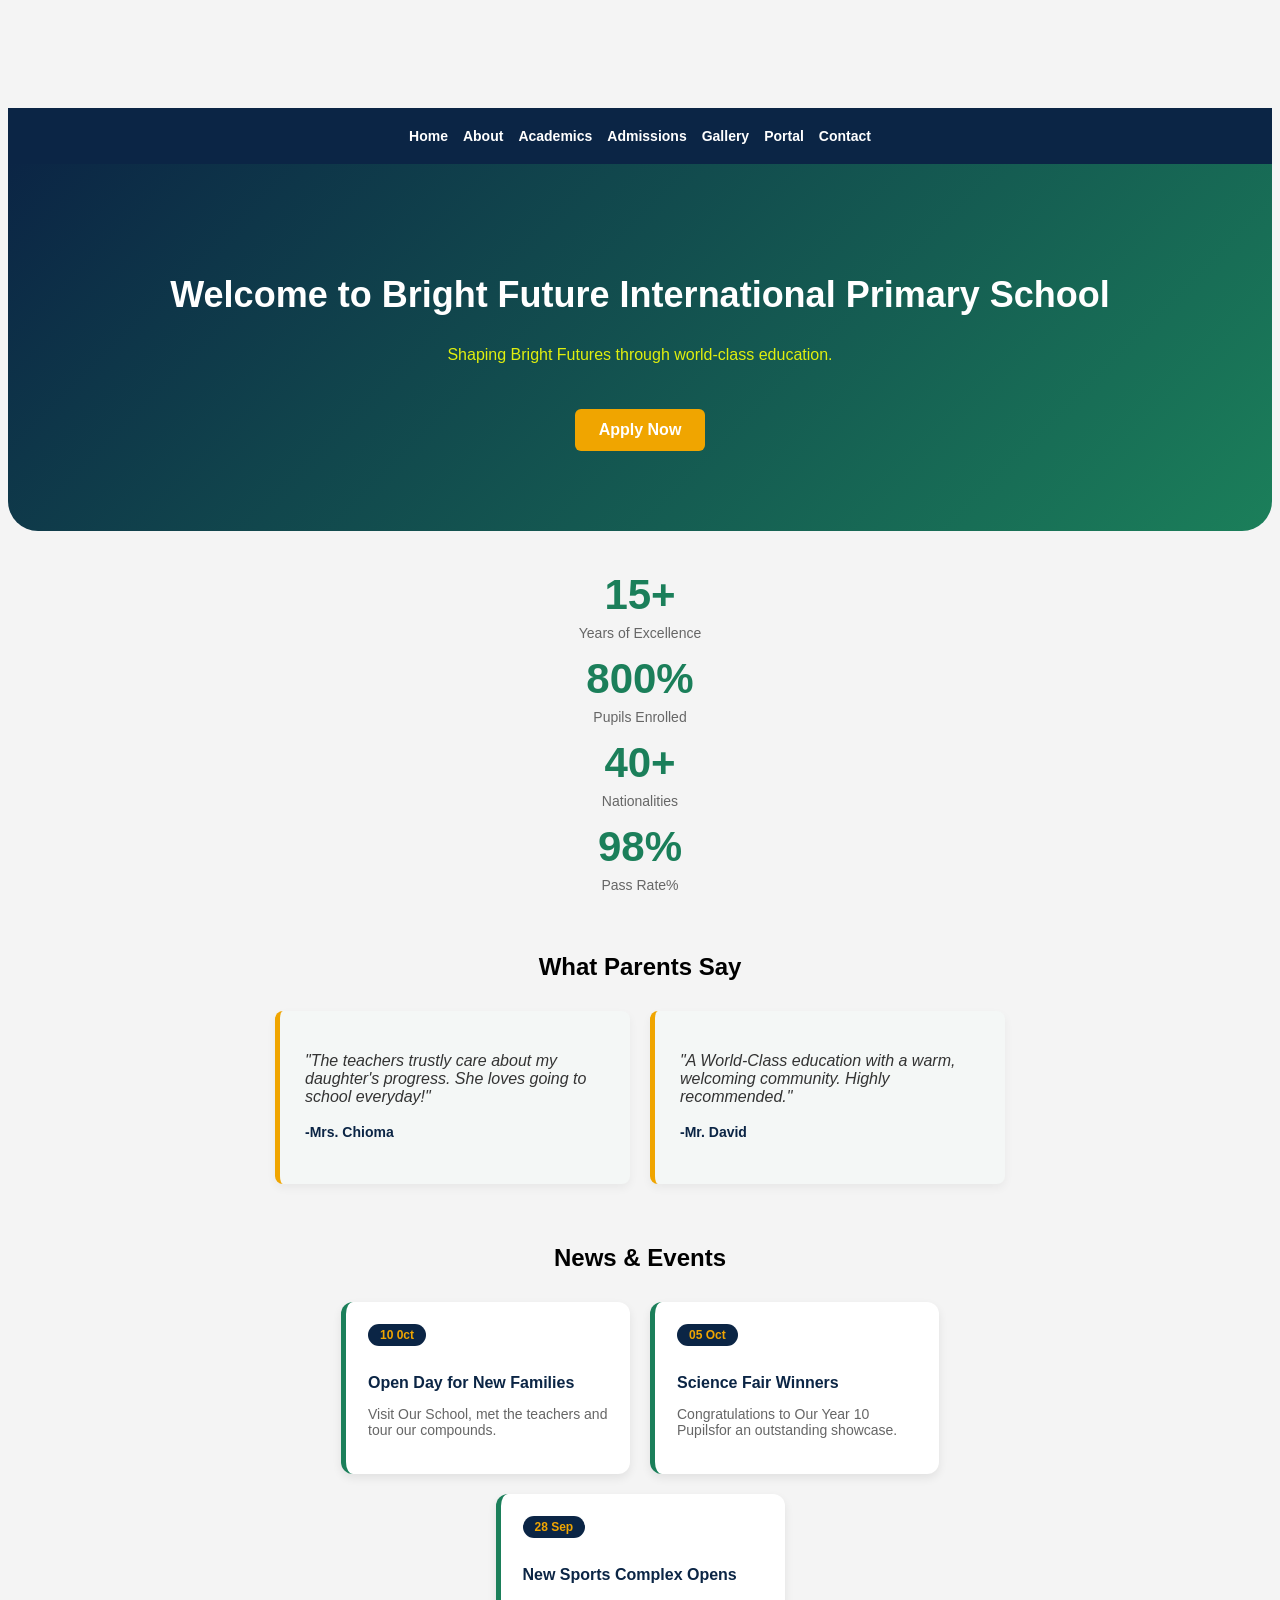
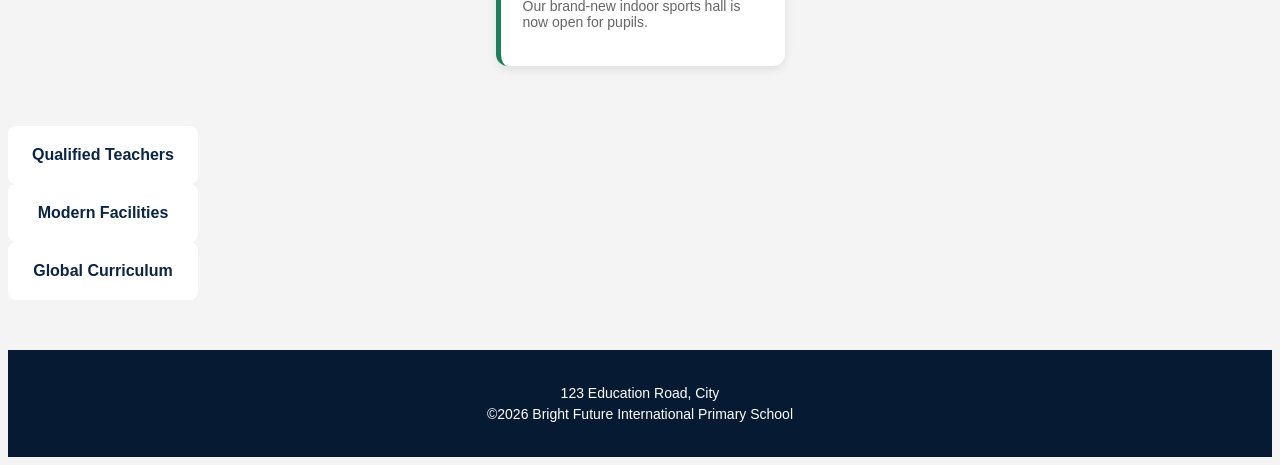
<file: index.html>
<!DOCTYPE html>
<html lang="en">
    <head>
    <meta charset="UTF-8"/>
    <meta name="viewport" content="width=device-width, initial-scale=1.0"/>
    <title>Bright Future International Primary School</title>
    <meta name="description" content="Bright Future International Primary School"/>
    <link rel="stylesheet" href="css/style.css"/>
</head>
<body>
<nav>
   <a href="index.html">Home</a>
   <a href="about.html">About</a>
   <a href="academics.html">Academics</a>
   <a href="admissions.html">Admissions</a>
   <a href="gallery.html">Gallery</a>
   <a href="portal.html">Portal</a>
   <a href="contact.html">Contact</a>
</nav>
<section class="hero">
    <h1>Welcome to Bright Future International Primary School</h1>
    <p>Shaping Bright Futures through world-class education.</p>
    <a href="admissions.html" class="btn">Apply Now</a>
    </section>
    <section class="stats">
        <div class="stat-box">
            <h2 class="counter" data-target="15">0</h2>
            <p>Years of Excellence</p>
            </div>
            <div class="stat-box">
                <h2 class="counter" data-target="800">0</h2>
                <p>Pupils Enrolled</p>
            </div>
            <div class="stat-box">
                <h2 class="counter" data-target="40">0</h2>
                <p>Nationalities</p>
            </div>
            <div class="stat-box">
                <h2 class="counter" data-target="98">0</h2>
                <p>Pass Rate%</p>
            </div>
            </div>
            </div>
        </div>
    </section>
    <h2 style="margin-top: 60px;">What Parents Say</h2>
    <div class="testimonials">
        <div class="testimonial-card">
            <p>"The teachers trustly care about my daughter's progress. She loves going to school everyday!"</p>
            <h4>-Mrs. Chioma</h4>
        </div>
        <div class="testimonial-card">
        <p>"A World-Class education with a warm, welcoming community. Highly recommended."</p>
        <h4>-Mr. David</h4>
        </div>
    </div>
    <h2 style="margin-top: 60px;">News & Events</h2>
    <div class="news">
        <div class="news-card">
        <div class="news-date">10 0ct</div>
        <h3>Open Day for New Families</h3>
        <p>Visit Our School, met the teachers and tour our compounds.</p>
        </div>
        <div class="news-card">
        <div class="news-date">05 Oct</div>
        <h3>Science Fair Winners</h3>
        <p>Congratulations to Our Year 10 Pupilsfor an outstanding showcase.</p>
        </div>
        <div class="news-card">
            <div class="news-date">28 Sep</div>
            <h3>New Sports Complex Opens</h3>
            <p>Our brand-new indoor sports hall is now open for pupils.</p>
        </div>
    </div>
    <section class="features">
        <div class="card">Qualified Teachers</div>
        <div class="card">Modern Facilities</div>
        <div class="card">Global Curriculum</div>
    </section>
    <footer>
        <p>123 Education Road, City</p>
        <p>&copy;2026 Bright Future International Primary School</p>
    </footer>
    <button id="topBtn" title="Go to top">ij</button>
    <script src="js/script.js"></script>
</body>
</html>
</file>
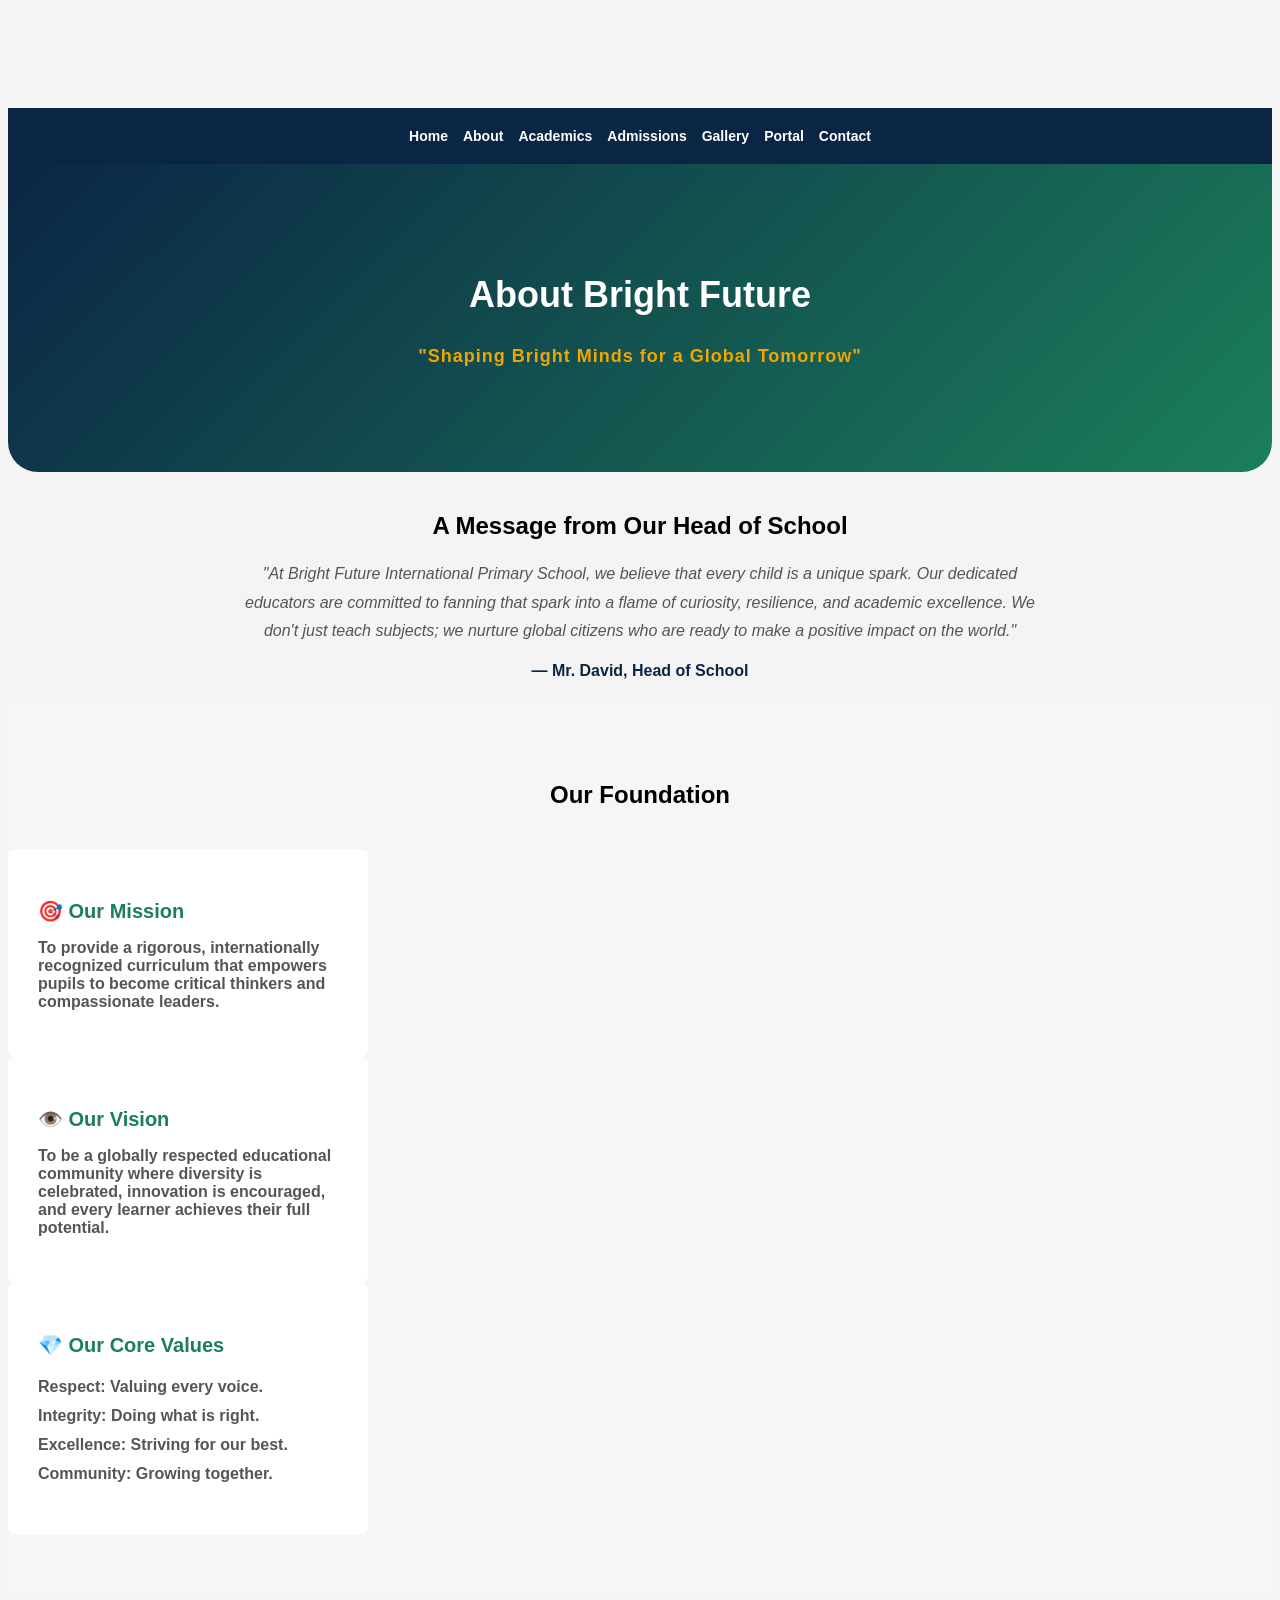
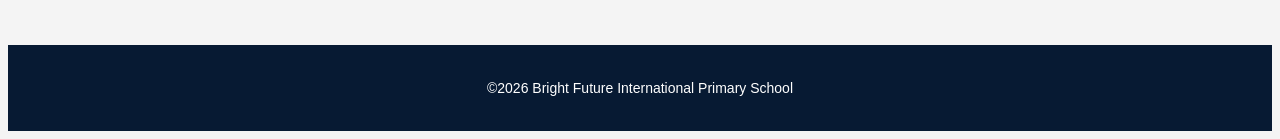
<file: about.html>
<!DOCTYPE html>
<html lang="en">
    <head>     
        <title>About Us| Bright Future</title>
        <link rel="stylesheet" href="css/style.css"/>
    </head>
    <body>
        <nav>
            <a href="index.html">Home</a>
            <a href="about.html">About</a>
            <a href="academics.html">Academics</a>
            <a href="admissions.html">Admissions</a>
            <a href="gallery.html">Gallery</a>
            <a href="portal.html">Portal</a>
            <a href="contact.html">Contact</a>
        </nav>
        <!-- 1. Hero Section with Motto -->
<section class="hero">
  <h1>About Bright Future</h1>
  <p style="color: #f0a500; font-weight: bold; font-size: 18px; margin-top: 10px; letter-spacing: 1px;">
    "Shaping Bright Minds for a Global Tomorrow"
  </p>
</section>

<!-- 2. Head of School Welcome Message -->
<section class="section">
  <div style="max-width: 800px; margin: 0 auto; text-align: center; padding: 0 20px;">
    <h2>A Message from Our Head of School</h2>
    <p style="margin-top: 20px; font-size: 16px; color: #555; line-height: 1.8; font-style: italic;">
      "At Bright Future International Primary School, we believe that every child is a unique spark. Our dedicated educators are committed to fanning that spark into a flame of curiosity, resilience, and academic excellence. We don't just teach subjects; we nurture global citizens who are ready to make a positive impact on the world."
    </p>
    <h4 style="margin-top: 15px; color: #0b2545;">— Mr. David, Head of School</h4>
  </div>
</section>

<!-- 3. Mission, Vision & Values -->
<section class="section section-alt" style="padding: 60px 0; background-color: #f4f7f6;">
  <div class="container">
    <h2 style="text-align: center; margin-bottom: 40px;">Our Foundation</h2>
    
    <div class="features">
      <!-- Mission Card -->
      <div class="card" style="text-align: left; padding: 30px; width: 300px;">
        <h3 style="color: #1b7f5a; font-size: 20px; margin-bottom: 10px;">🎯 Our Mission</h3>
        <p style="color: #555;">To provide a rigorous, internationally recognized curriculum that empowers pupils to become critical thinkers and compassionate leaders.</p>
      </div>

      <!-- Vision Card -->
      <div class="card" style="text-align: left; padding: 30px; width: 300px;">
        <h3 style="color: #1b7f5a; font-size: 20px; margin-bottom: 10px;">👁️ Our Vision</h3>
        <p style="color: #555;">To be a globally respected educational community where diversity is celebrated, innovation is encouraged, and every learner achieves their full potential.</p>
      </div>

      <!-- Values Card -->
      <div class="card" style="text-align: left; padding: 30px; width: 300px;">
        <h3 style="color: #1b7f5a; font-size: 20px; margin-bottom: 10px;">💎 Our Core Values</h3>
        <p style="color: #555; line-height: 1.8;">
          <strong>Respect:</strong> Valuing every voice.<br>
          <strong>Integrity:</strong> Doing what is right.<br>
          <strong>Excellence:</strong> Striving for our best.<br>
          <strong>Community:</strong> Growing together.
        </p>
      </div>
    </div>
  </div>
</section>

        <footer>
            <p>&copy;2026 Bright Future International Primary School</p>
        </footer>
    </body>
</html>
</file>
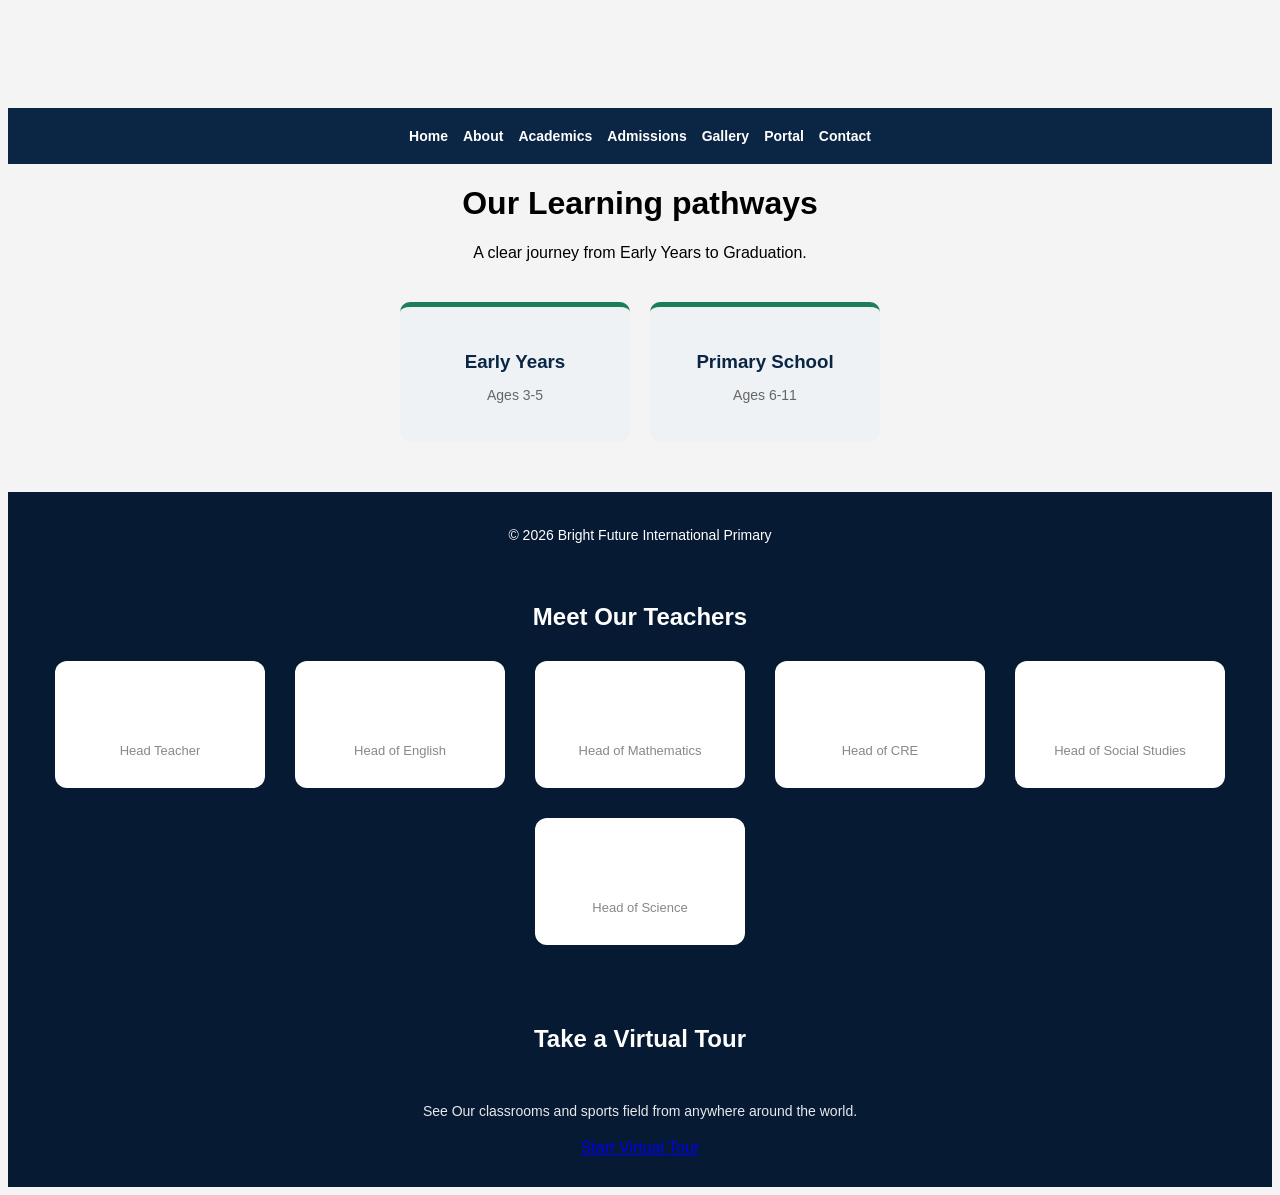
<file: academics.html>
<!DOCTYPE html>
<html lang="en">
    <head>
        <title>Academics | Bright Future</title>
        <link rel="stylesheet" href="css/style.css">
    </head>
    <body>
        <nav>
           <a href="index.html">Home</a>
           <a href="about.html">About</a>
           <a href="academics.html">Academics</a>
           <a href="admissions.html">Admissions</a>
           <a href="gallery.html">Gallery</a>
           <a href="portal.html">Portal</a>
           <a href="contact.html">Contact</a>
        </nav>
        <h1>Our Learning pathways</h1>
        <p>A clear journey from Early Years to Graduation.</p>
        <div class="pathways">
        <div class="path-card">
            <h3>Early Years</h3>
            <p>Ages 3-5</p>
            </div>
        <div class="path-card">
            <h3>Primary School</h3>
            <p>Ages 6-11</p>
        </div>
        </div>
        </div>
        <footer>
            <p>&copy; 2026 Bright Future International Primary</p>
            <h2 style="margin-top: 60px;">Meet Our Teachers</h2>
            
            <div class="teachers">
                <div class="teacher">
                    <div class="avatar">JD</div>
                    <h3>Mr. David</h3>
                    <P>Head Teacher</P>

                </div>
            <div class="teacher">
                <div class="avatar">MS</div>
                <h3>Ms. Sophia</h3>
                <p>Head of English </p>

                </div>
                <div class="teacher">
                    <div class="avatar">DK</div>
                    <h3>Mr. Dalton</h3>
                    <p>Head of Mathematics</p>
                    </div>
                    <div class="teacher">
                    <div class="avatar">SD</div>
                    <h3>Ms. Delphy</h3>
                    <p>Head of CRE</p>

                    </div>
                    <div class="teacher">
                        <div class="avatar">KJP</div>
                        <h3>Mr. JohnPaul</h3>
                        <p>Head of Social Studies</p>

                        </div>
                        <div class="teacher">
                        <div class="avatar">ME</div>
                        <h3>Mr. Emmanuel</h3>
                        <p>Head of Science</p>

                        </div>
                    </div>
                    </div>
                </div>
            </div>
            </div>
            <section class="tour">
                <h2>Take a Virtual Tour</h2>
                <P>See Our classrooms and sports field from anywhere around the world.</P>
                <a href="gallery.html=btn">Start Virtual Tour</a>
            </section>
        </footer>
        <script src="js/script.js"></script>
    </body>
</html>
</file>
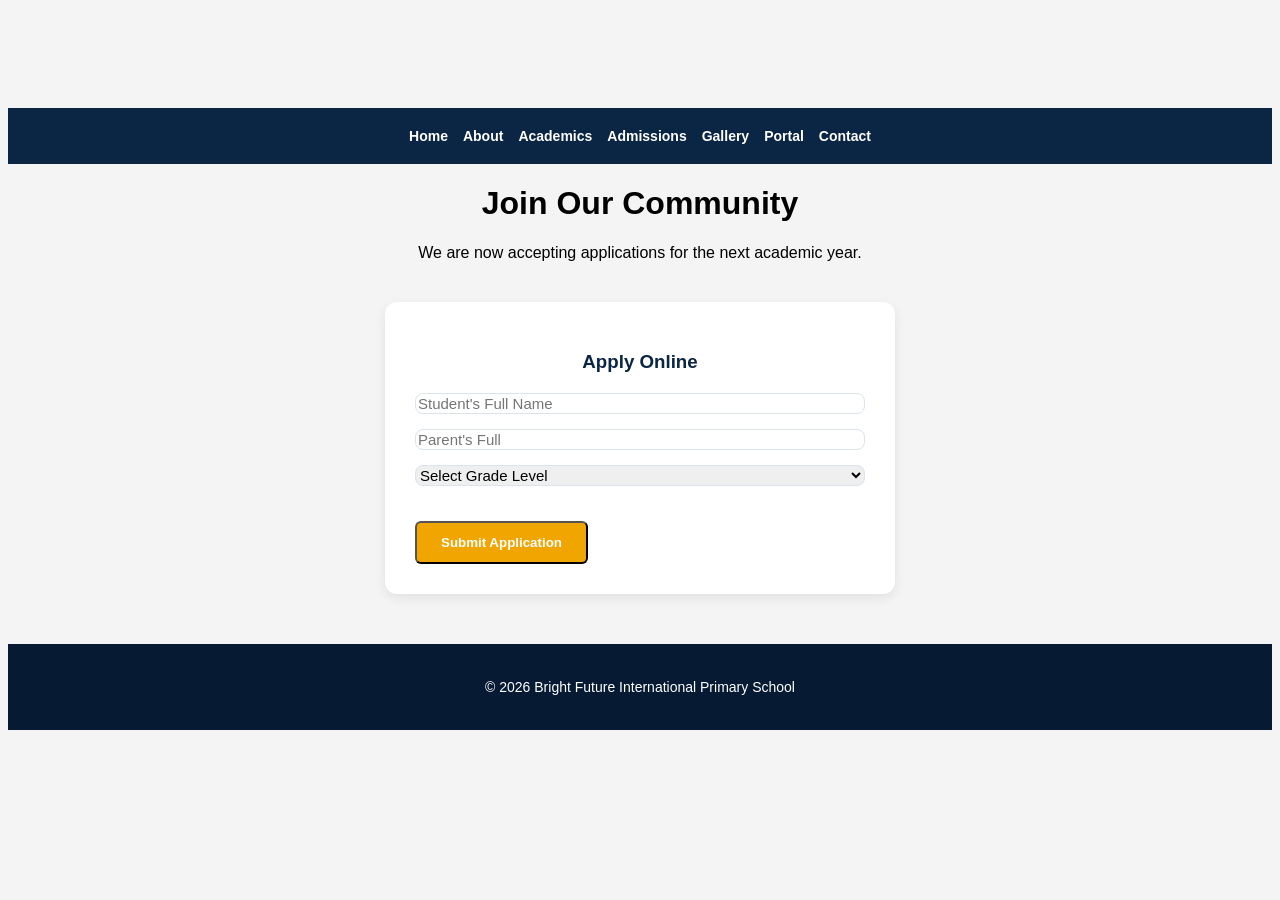
<file: admissions.html>
<!DOCTYPE html>
<html lang="en">
    <head>
        <title>Admissions | Bright Future</title>
        <link rel="stylesheet" href="css/style.css"/>
    </head>
    <body>
        <nav>
           <a href="index.html">Home</a>
           <a href="about.html">About</a>
           <a href="academics.html">Academics</a>
           <a href="admissions.html">Admissions</a>
           <a href="gallery.html">Gallery</a>
           <a href="portal.html">Portal</a>
           <a href="contact.html">Contact</a>
        </nav>
        <h1>Join Our Community</h1>
        <p>We are now accepting applications for the next academic year.</p>
        <form class="admission-form">
            <h3>Apply Online</h3>
            <input type="text" placeholder="Student's Full Name" required>
            <input type="email" placeholder="Parent's Full" required>
            <select required>
                <option value="">Select Grade Level</option>
                <OPtion>Early Years</OPtion>
                <option>Primary School</option>
            </select>
            <button type="submit" class="btn">Submit Application</button>
        </form>
        <footer>
            <p>&copy; 2026 Bright Future International Primary School</p>
        </footer>
        <script src="js/script.js"></script>
    </body>
</html>
</file>
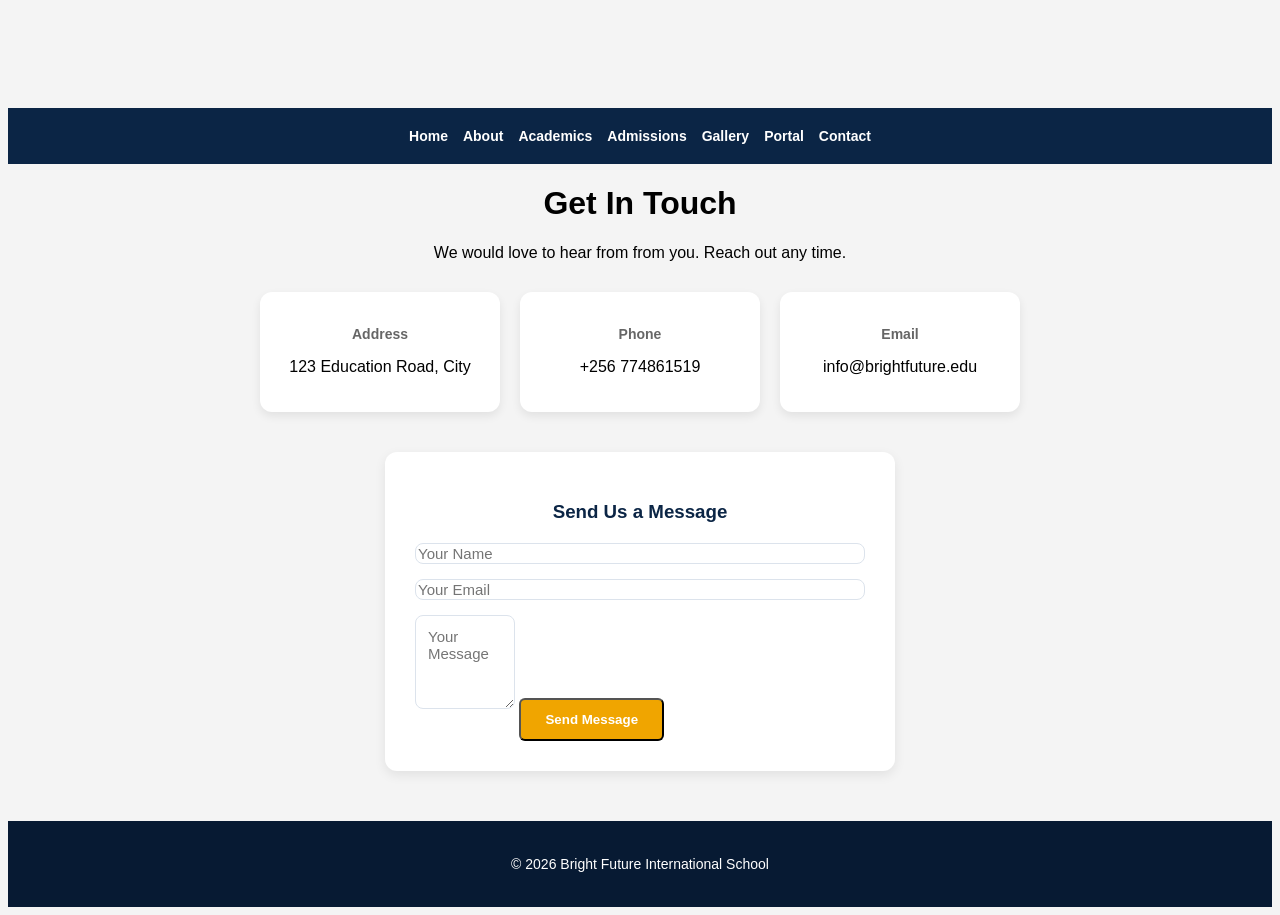
<file: contact.html>
<!DOCTYPE html>
<html lang="en">
    <head>
        <title>Contact us | Bright Future</title>
        <link rel="stylesheet" href="css/style.css">
    </head>
    <body>
        <nav>
           <a href="index.html">Home</a>
           <a href="about.html">About</a>
           <a href="academics.html">Academics</a>
           <a href="admissions.html">Admissions</a>
           <a href="gallery.html">Gallery</a>
           <a href="portal.html">Portal</a>
           <a href="contact.html">Contact</a>
        </nav>

        <h1>Get In Touch</h1>
        <P>We would love to hear from from you. Reach out any time.</P>

        <div class="contact-info">
            <div class="contact-card">
                <h3> Address</h3>
                <p>123 Education Road, City</p>
            </div>
            <div class="contact-card">
                <h3> Phone</h3>
                <p>+256 774861519</p>
            </div>
            <div class="contact-card">
                <h3>Email</h3>
                <p>info@brightfuture.edu</p>
            </div>
        </div>
        <form class="admission-form">
            <h3>Send Us a Message</h3>
            <input type="text" placeholder="Your Name" required>
            <input type="email" placeholder="Your Email" required>
            <textarea placeholder="Your Message"rows="4" required></textarea>
            <button type="submit" class="btn">Send Message</button>
        </form>
        <footer>
            <p>&copy; 2026 Bright Future International School</p>
        </footer>
        <script src="js/script.js"></script>
    </body>
    </head>
</html>
</file>
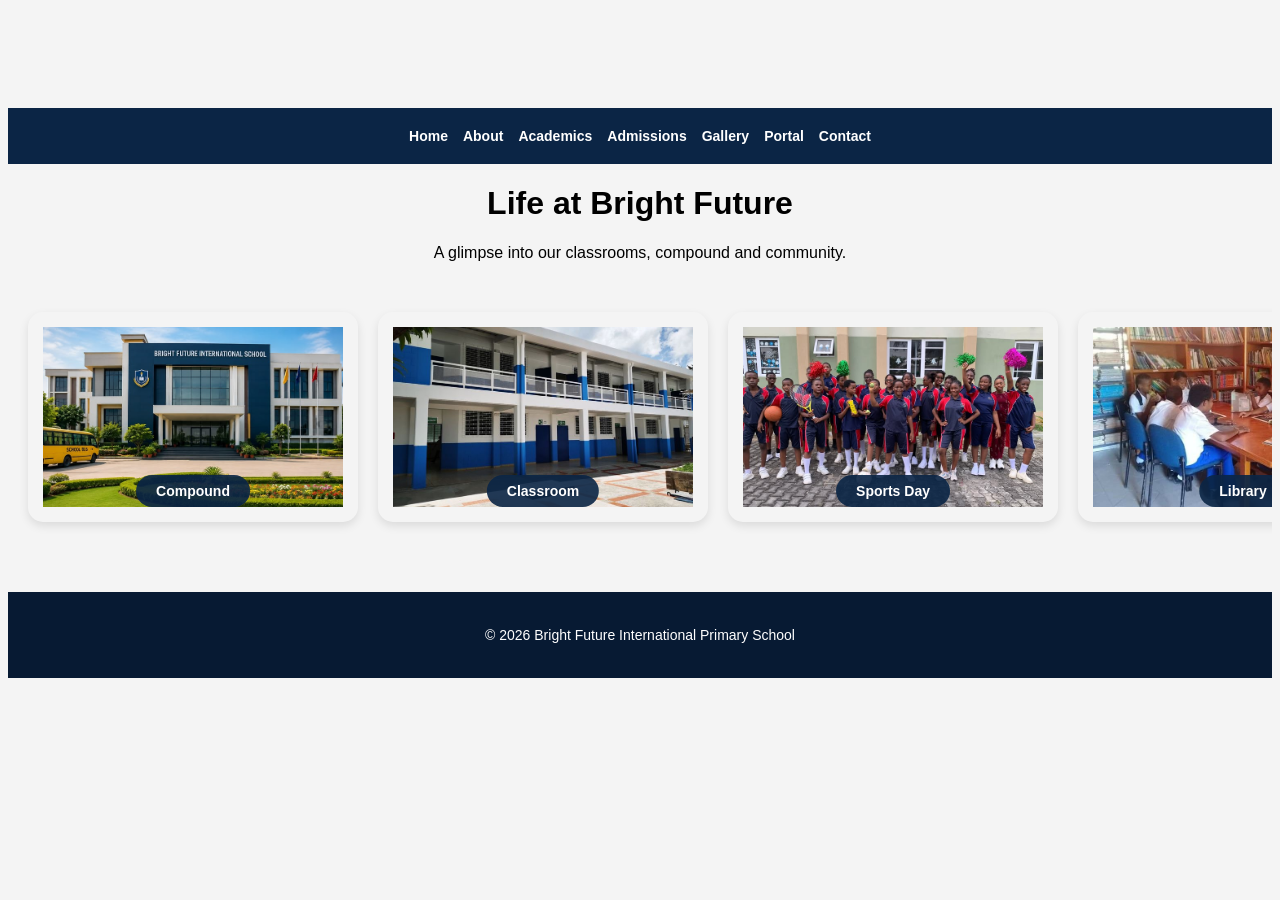
<file: gallery.html>
<!DOCTYPE html>
<html lang="en">
    <head>
        <title>Gallery | Bright Future</title>
        <link rel="stylesheet" href="css/style.css">
    </head>
    <body>
        <nav>
           <a href="index.html">Home</a>
           <a href="about.html">About</a>
           <a href="academics.html">Academics</a>
           <a href="admissions.html">Admissions</a>
           <a href="gallery.html">Gallery</a>
           <a href="portal.html">Portal</a>
           <a href="contact.html">Contact</a>  
        </nav>
        <h1>Life at Bright Future</h1>
        <p>A glimpse into our classrooms, compound and community.</p>
        <div class="gallery">
            <div class="gallery-item">
                <img src="images/compound.jpg" alt="Compound">
                <span>Compound</span>
            </div>
            <div class="gallery-item">
                <img src="images/classroom.jpg" alt="Classroom">
                <span>Classroom</span>
            </div>
            <div class="gallery-item">
                <img src="images/Sports.jpg" alt="Sports Day">
                <span>Sports Day</span>
            </div>
            <div class="gallery-item">
                <img src="images/library.jpg" alt="Library">
                <span>Library</span>
            </div>
            <div class="gallery-item">
                <img src="images/music.jpg" alt="Music">
                <span>Music and Drama</span>
            </div>
        </div>
        <footer>
            <p>&copy; 2026 Bright Future International Primary School</p>
        </footer>
        <script src="js/script.js"></script>
    </body>
</html>
</file>
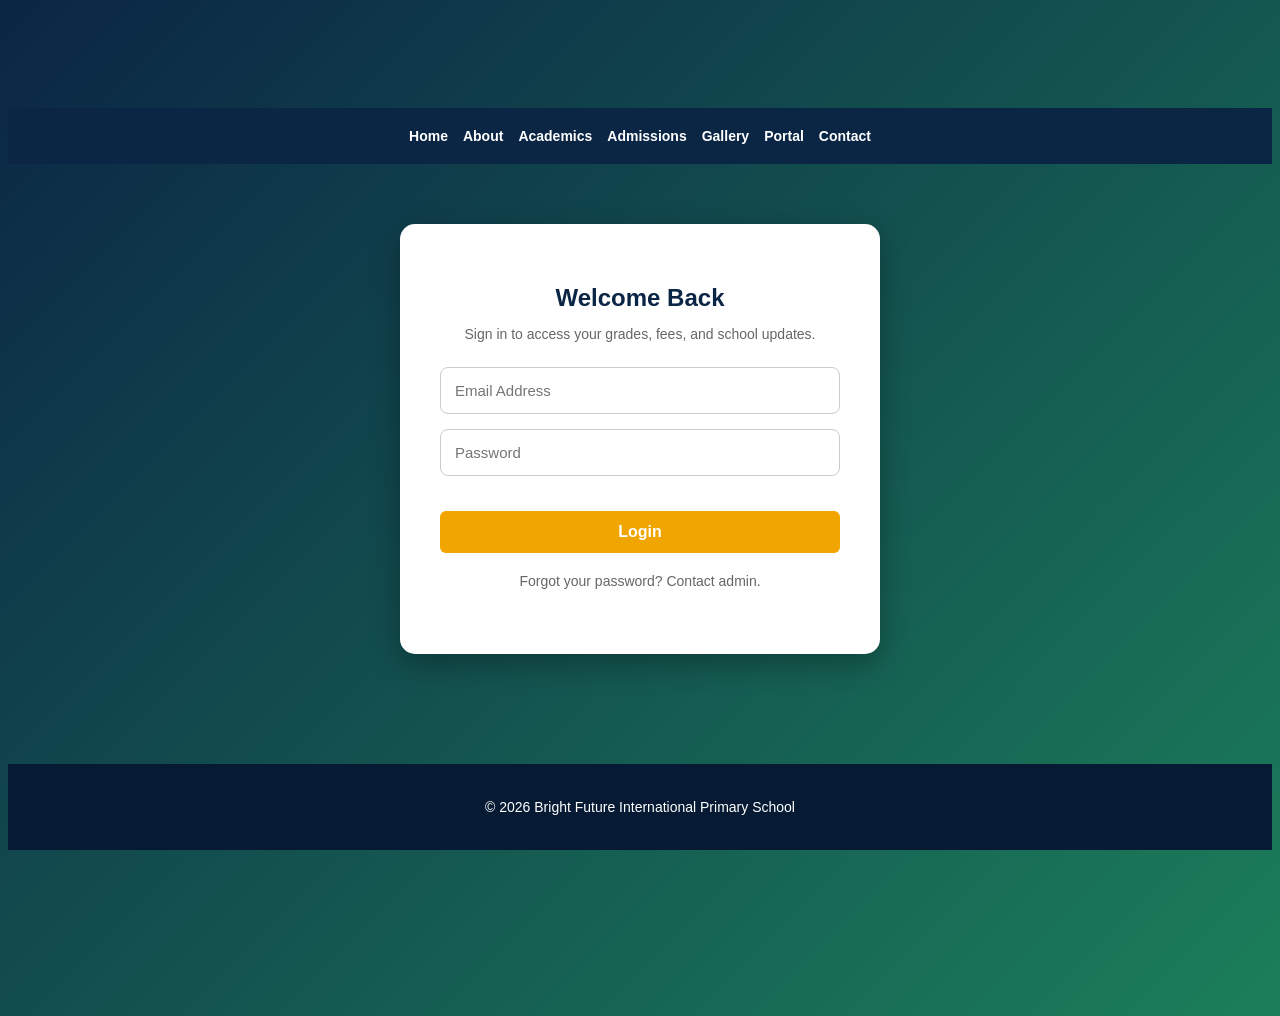
<file: portal.html>
<!DOCTYPE html>
<html lang="en">
<head>
  <title>Portal Login | Bright Future</title>
  <link rel="stylesheet" href="css/style.css" />
</head>
<body class="portal-body">
  <nav>
    <a href="index.html">Home</a>
    <a href="about.html">About</a>
    <a href="academics.html">Academics</a>
    <a href="admissions.html">Admissions</a>
    <a href="gallery.html">Gallery</a>
    <a href="portal.html">Portal</a>
    <a href="contact.html">Contact</a>
  </nav>

  <div class="portal-container">
    <div class="portal-box">
      <h2>Welcome Back</h2>
      <p>Sign in to access your grades, fees, and school updates.</p>
      
      <form class="portal-form">
        <input type="email" placeholder="Email Address" required>
        <input type="password" placeholder="Password" required>
        <button type="submit" class="btn">Login</button>
      </form>
      <p class="portal-link">Forgot your password? Contact admin.</p>
      <!-- This is hidden until the user logs in -->
<div id="dashboard" style="display: none; text-align: left;">
  <h3 style="color: #1b7f5a; margin-bottom: 10px;">Welcome, Pupil!</h3>
  <div style="background: #f4f7f6; padding: 15px; border-radius: 8px; margin-bottom: 15px;">
    <p><strong>Name:</strong> <span id="pupil-name">Loading...</span></p>
    <p><strong>Grade Level:</strong> <span id="pupil-grade">Loading...</span></p>
    <p><strong>Attendance:</strong> <span id="pupil-attendance">Loading...</span></p>
  </div>
  <h4 style="color: #0b2545; margin-bottom: 10px;">Recent Grades:</h4>
  <ul style="list-style: none; padding: 0; line-height: 1.8;">
    <li>Mathematics: <strong>A</strong></li>
    <li>Science: <strong>A-</strong></li>
    <li>English: <strong>B+</strong></li>
    <li>Social Studies:<strong>A</strong></li>
    <li>CRE:<strong>B+</strong></li>
  </ul>
  <button onclick="logout()" class="btn" style="background: #c62828; width: 100%; margin-top: 15px;">Logout</button>
</div>

    </div>
  </div>

  <footer>
    <p>&copy; 2026 Bright Future International Primary School</p>
  </footer>
  <script src="js/script.js"></script>
</body>
</html>
</file>
<file: css/style.css>
body{
    background-color: #f4f4f4;
    font-family: Arial,sans-serif;
    text-align: center;
    padding-top: 100px;
}
hi {
    color: #0b2545;
    font-size: 40px;
}
nav {
    background-color: #0b2545;
    padding: 20px;
    display: flex;
    justify-content: center;
    flex-wrap: wrap;
    gap: 15px;
}
nav a {
    color: white;
    text-decoration: none;
    font-weight: bold;
    font-size: 14px;
}
.btn {
    display: inline-block;
    background-color: #f0a500;
    color: white;
    padding: 12px 24px;
    text-decoration: none;
    border-radius: 6px;
    font-weight: bold;
    margin-top: 20px;
}
.feature {
    display: flex;
    justify-content: center;
    gap: 20px;
    margin-top: 50px;
    flex-wrap: wrap;
}
.card {
    background: white;
    padding: 20px;
    border-radius: 8px;
    box-shadow: 0 4px 6px rgba(red green blue / alpha);
    width: 150px;
    font-weight: bold;
    color: #0b2545;
}
footer {
    background-color: #071a33;
    color: white;
    padding: 30px;
    margin-top: 50px;
}
footer p {
    margin: 5px 0;
    font-size: 14px;
}
.pathways {
    display: flex;
    justify-content: center;
    gap: 20px;
    margin-top: 40px;
    flex-wrap: wrap;
}
.path-card {
    background: #eef2f5;
    border-top: 5px solid #1b7f5a;
    padding: 25px;
    width: 180px;
    border-radius: 10px;
    text-align: center;
    box-shadow: 0 4px 6px rgba(red, green, blue, alpha);
}
.path-card h3 {
    color: #0b2545;
    margin-bottom: 5px;
}
.path-card p {
    color: #666;
    font-size: 14px;
}
.tour h2 {
    background-color: linear-gradient(135deg, #1b7f5a, #0b2545);
    color: white;
    padding: 40px;
    margin: 40px auto;
    max-width: 600px;
    border-radius: 10px;
}
.tour h2 {
    color: white;
    margin-bottom: 10px;
}
.tour p {
    margin-bottom: 20px;
    opacity: 0.9;
}
.teachers {
    display: flex;
    justify-content: center;
    gap: 30px;
    margin-top: 30px;
    flex-wrap: wrap;
}
.teacher {
    background: white;
    padding: 25px;
    width: 160px;
    border-radius: 12px;
    box-shadow: 0 4px10px rgba(0,0,0,0.08);
    transition: transform0.3s ease;
}
.teacher.hover {
    transform: translateY(-8px);
    box-shadow: 0 10px 20px rgba(0,0,0,0.15);
    .avatar {
        width: 70px;
        height: 70px;
        margin: 0 auto 12px;
        border-radius: 50%;
        background: linear-gradient(135deg,#0b2545, #1b7f5a);
        color: white;
        display: flex;
        align-items: center;
        font-weight: bold;
        font-size: 20px;
    }
}
.teachers h3 {
    font-size: 16px;
    margin-bottom: 4px;
}
.teacher p {
    font-size: 13px;
    color: #888;
}
.stat {
    display: flex;
    justify-content: center;
    gap: 40px;
    margin-top: 60px;
    padding: 30px;
    background: white;
    border-radius: 12px;
    box-shadow: 0 4px rgba(0,0,0,0.06);
    max-width: 900px;
    margin-left: auto;
    margin-right: auto;
    flex-wrap: wrap;
}
.stat-box {
    text-align: center;
    min-width: 120px;
}
.stat-box h2 {
    font-size: 42px;
    color: #1b7f5a;
    margin: 0;
}
.stat-box p {
    color: #666;
    font-size: 14px;
    margin-top: 6px;
}
.admission-form {
    background: white;
    max-width: 450px;
    margin: 40px auto;
    padding: 30px;
    border-radius: 12px;
    box-shadow: 0 4px 12px rgba(0,0,0,0.08);
    text-align: left;
}
.admission-form h3 {
margin-bottom: 20px;
color: #0b2545;
text-align: center;
}
.admission-form input,
.admission-form select {
    width: 100%;
    pad: 12px;
    margin-bottom: 15px;
    border: 1px solid #dce3ec;
    border-radius: 8px;
    font-family: inherit;
    font-size: 15px;
    box-sizing: border-box;
}
.admission-form input:focus,
.admission-form select:focus {
    outline: none;
    border-color: #f0a500;
}
.contact-info {
display: flex;
justify-content: center;
gap: 20px;
margin-top: 30px;
flex-wrap: wrap;
}
.contact-card {
 background: white;  
 padding: 20px; 
 width: 200px;
 border-radius: 12px;
 box-shadow: 0 4px 10px rgba(0,0,0,0.08);
 transition: transform 0.3s ease;
}
.contact-card:hover {
    transform: translateY(-6px);
}
.contact-card h3 {
    color: #666;
    font-size: 14px;
}
.admission-form textarea {
    width: 100px;
    padding: 12px;
    margin-bottom: 15px;
    border: 1px solid #dce3ec;
    border-radius: 8px;
    font-family: inherit;
    font-size: 15px;
    box-sizing: border-box;
    resize: vertical;
}
.admission-form textarea:focus {
outline: none;
border-color: #f0a500;
}
.hero {
    background: linear-gradient(135deg, #0b2545 0%, #1b7f5a 100%);
    width: white;
    padding: 80px 20px;
    border-radius: 0 0 30px 30px;
    margin-bottom: 40px;
}
.hero h1 {
color: white;
font-size: 36px;
}
.hero p {
    color: #e0ef0e;
    font-size: 16px;
    margin-bottom: 25px;
}
.testimonials {
    display: flex;
    justify-content: center;
    gap: 20px;
    margin: 30px auto 60px;
    max-width: 800px;
    flex-wrap: wrap;
}
.testimonial-card {
    background: #f4f7f6;
    border-left: 5px solid #f0a500;
    padding: 25px;
    border-radius: 8px;
    width: 300px;
    text-align: left;
    box-shadow: 0 4px 10px rgba(0,0,0,0.05);
}
.testimonial-card p {
    font-style: italic;
    color: #333;
    margin-bottom: 15px;
}
.testimonial-card h4 {
    color: #0b2545;
    font-size: 14px;
}
#topBtn {
    display: none;
    position: fixed;
    bottom: 30px;
    right: 30px;
    z-index: 99;
    border: none;
    background-color: #0b2545;
    color: white;
    cursor: pointer;
    padding: 15px;
    border-radius: 50%;
    font-size: 18px;
    width: 50px;
    height: 50px;
    box-shadow: 0 4px 10px rgba(0,0,0,0.02);
    transition: background-color 0.3s;
}
#topBtn:hover {
    background-color: #f0a500;
}
.gallery {
    display: flex;
  flex-wrap: nowrap;
   overflow-x: auto;
   gap: 15px;
    max-width: 100%;
    margin: 40px auto;
    padding: 0 20px 20px;
    scroll-behavior: smooth;
}
.gallery-item {
    flex: 0 0 220px;
    height: 180px;
    border-radius: 12px;
    display: flex;
    align-items: flex-end;
    justify-content: center;
    padding: 15px;
    color: white;
    font-weight: bold;
    font-size: 16px;
    cursor: pointer;
    transition: transform 0.3s ease, box-shadow o.3s ease;
    background-size: cover;
    background-position: center;
}
.gallery-item:hover {
    transform: scale(1.03);
    box-shadow: 0 8px rgba(0,0,0,0.02);
}
.g1 {background: linear-gradient(135deg, #0b2545, #3a6ea5);}
.g2 {background: linear-gradient(135deg, #f0a500, #f7c948);}
.g3 {background: linear-gradient(135deg, #1b7f5a, #4fc994);}
.g4 {background: linear-gradient(135deg, #6a1b9a, #ab47bc);}
.g5 {background: linear-gradient(135deg, #00838f, #ef5350);} 

@media(max-width:700px){
    .gallery {
        grid-template-columns: 1fr 1fr;
    }
}
.news {
    display: flex;
    justify-content: center;
    gap: 20px;
    margin: 30px auto 60px;
    max-width: 900px;
    flex-wrap: wrap;
    padding: o 20px;
}
.news-card {
    background: white;
    padding: 22px;
    border-radius: 12px;
    border-left: 5px solid #1b7f5a;
    box-shadow: 0 4px 10px rgba(0,0,0,0.08);
    width: 240px;
    text-align: left;
    transition: 0.3s ease;
}
.news-card:hover {
    transform: translateY(-6px);
    box-shadow: 0 8px 20px rgba(0,0,0,0.15);
}
.news-date {
    display: inline-block;
    background: #0b2545;
    color: #f0a500;
    font-size: 12px;
    font-weight: bold;
    padding: 4px 12px;
    border-radius: 50px;
    margin-bottom: 12px;
}
.news-card h3 {
font-size: 16px;
color: #0b2545;
margin-bottom: 8px;
}
.news-card p {
    color: #666;
    font-size: 14px;
}
@media(max-width:700px) {
    nav {
    padding: 15px 10px;
    gap: 10px;
    }
    nav a {
        font-size: 13px;
    }
    .hero h1 {
      font-size: 26px;  
    }
    .features,
    .testimonials,
    .news,
    .contact-info{
        flex-direction: column;
        align-items: center;
    }
    .card,
    .testimonial-card,
    .news-card
    .contact-card {
        width: 90%;
        max-width: 350px;
    }
    .stats {
        flex-direction: column;
        gap: 20px;
        padding: 20px;
    }
    .admission-form {
        margin: 20px 15px;
        padding: 20px;
    }
    .gallery-item{
        position: relative;
        overflow: hidden;
    }
    .gallery-item img {
        position: absolute;
        top: 0;
        left: 0;
        width: 100%;
        height: 100%;
        object-fit: cover;
        z-index: 1;
        transition: transform 0.3s ease;
    }
    .gallery-item:hover img {
        transform: scale(1.1);
    }
    .gallery-item span {
        position: relative;
        z-index: 2;
        background: rgba(11, 37, 69,0.85);
        padding: 6px 16px;
        border-radius: 20px;
        color: white;
        font-weight: bold;
        font-size: 14px;
    }
}
.gallery {
    display: flex;
    overflow-x: auto;
    gap: 15px;
    padding-bottom: 20px;
    margin-top: 30px;
}
.gallery-item {
    flex: 0 0 250px;
    height: 180px;
    border-radius: 12px;
    position: relative;
    overflow: hidden;
    box-shadow: 0 4px 10px rgba(0,0,0,0.15);
}
.gallery-item img {
    width: 100%;
    height: 100%;
    object-fit: cover;
    display: block;
}
.gallery-item span {
    position: absolute;
    bottom: 15px;
    left: 50%;
    transform: translateX(-50%);
    background: rgba(11, 37, 69,0.85);
    padding: 6px 16px;
    border-radius: 20px;
    color: white;
    font-weight: bold;
    font-size: 14px;
    white-space: nowrap;
    z-index: 10;
}
.gallery {
    display: flex !important;
    flex-wrap: nowrap !important;
    overflow-x: auto !important;
    gap: 20px !important;
    padding: 20px !important;
    max-width: 100%;
}
.gallery-item {
    flex: 0,0 250px !important;
    width: 250px !important;
    height: 180px !important;
    position: relative;
    border-radius: 12px;
    overflow: hidden;
    box-shadow:  0 4px 10px rgba(0,0,0,0.15);
}
.gallery-item img {
    width: 100% !important;
    height: 100% !important;
    object-fit: cover !important;
    display: block;
}
.gallery-item span {
    position: absolute;
    bottom: 15px;
    left: 50%;
    transform: translateX(-50%);
    background: rgba(11, 37, 69,0.85);
    padding: 6px 16px;
    border-radius: 20px;
    color: white;
    font-weight: bold;
    font-size: 14px;
    white-space: nowrap;
    z-index: 10px;
}
.portal-body {
  background: linear-gradient(135deg, #0b2545 0%, #1b7f5a 100%);
  min-height: 100vh;
}

.portal-container {
  display: flex;
  justify-content: center;
  align-items: center;
  padding: 60px 20px;
}

.portal-box {
  background: white;
  padding: 40px;
  border-radius: 15px;
  box-shadow: 0 10px 30px rgba(0,0,0,0.3);
  width: 100%;
  max-width: 400px;
  text-align: center;
}

.portal-box h2 {
  color: #0b2545;
  margin-bottom: 10px;
}

.portal-box p {
  color: #666;
  font-size: 14px;
  margin-bottom: 25px;
}

.portal-form input {
  width: 100%;
  padding: 14px;
  margin-bottom: 15px;
  border: 1px solid #ccc;
  border-radius: 8px;
  font-size: 15px;
  box-sizing: border-box;
}

.portal-form input:focus {
  outline: none;
  border-color: #f0a500;
}

.portal-form button {
  width: 100%;
  border: none;
  cursor: pointer;
  font-size: 16px;
}

.portal-link {
  margin-top: 20px;
  font-size: 13px;
  color: #888;
}
.gallery {
  display: flex;
  overflow-x: auto;
  gap: 20px;
  padding: 20px;
  scroll-snap-type: x mandatory; /* This makes it snap! */
}

.gallery-item {
  flex: 0 0 300px; /* Makes the photos slightly wider */
  height: 200px;   /* Makes the photos slightly taller */
  border-radius: 15px;
  position: relative;
  overflow: hidden;
  box-shadow: 0 4px 10px rgba(0,0,0,0.1);
  scroll-snap-align: center; /* Snaps the photo to the middle */
  transition: all 0.3s ease;
}

.gallery-item:hover {
  transform: translateY(-5px); /* Lifts the photo up */
  box-shadow: 0 15px 30px rgba(0,0,0,0.3); /* Adds a deep shadow */
}

.gallery-item img {
  width: 100%;
  height: 100%;
  object-fit: cover;
  transition: transform 0.5s ease;
}

.gallery-item:hover img {
  transform: scale(1.1); /* Zooms the photo inside the box */
}

.gallery-item span {
  position: absolute;
  bottom: 15px;
  left: 50%;
  transform: translateX(-50%);
  background: rgba(11, 37, 69, 0.9);
  padding: 8px 20px;
  border-radius: 30px;
  color: white;
  font-weight: bold;
  font-size: 14px;
  white-space: nowrap;
  z-index: 10;
  transition: all 0.3s ease;
}

.gallery-item:hover span {
  background: #f0a500; /* Turns the badge gold on hover */
  color: #0b2545;
  bottom: 20px; /* Slides the badge up slightly */
}
</file>
